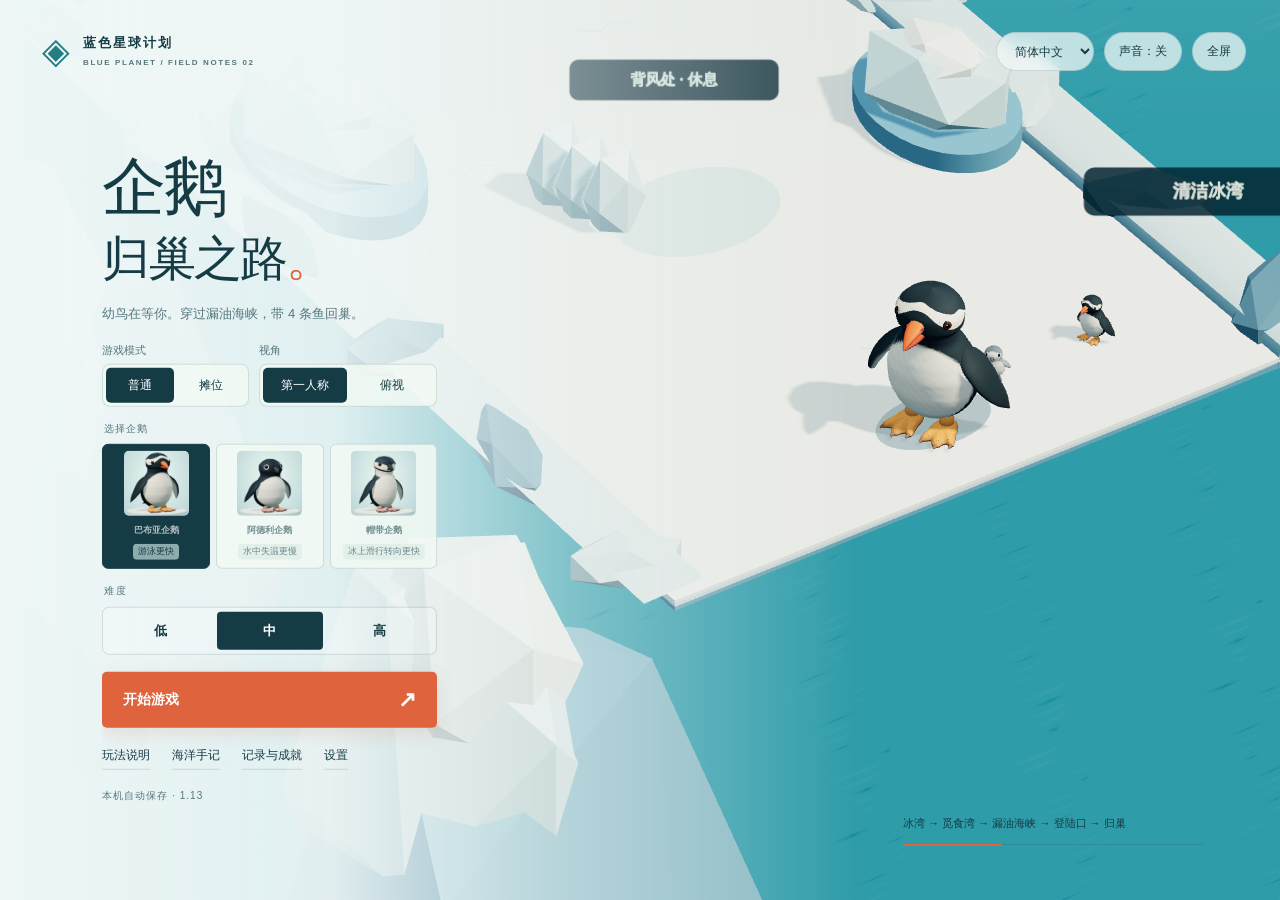
<file: index.html>
<!doctype html>
<html lang="zh-Hans">
<head><meta charset="UTF-8"><meta name="viewport" content="width=device-width,initial-scale=1,viewport-fit=cover"><meta name="theme-color" content="#e7f2f3"><meta name="description" content="在石油泄漏后的南极海岸，带食物回家。五段旅程、三档难度、本机续玩。"><title>企鹅：归巢之路 · Homebound</title><link rel="icon" href="data:image/svg+xml,%3Csvg xmlns='http://www.w3.org/2000/svg' viewBox='0 0 64 64'%3E%3Ctext y='.9em' font-size='54'%3E🐧%3C/text%3E%3C/svg%3E"><link rel="stylesheet" href="./style.css?v=1.13.1"></head>
<body>
<canvas id="world" aria-label="企鹅归巢之路三维游戏场景"></canvas><div class="vignette"></div>
<header class="brand"><span class="brand-mark">◈</span><span>蓝色星球计划<small>BLUE PLANET / FIELD NOTES 02</small></span></header>
<div class="top-actions"><select id="language" class="icon-button language-picker" aria-label="切换语言"><option value="zh" lang="zh-Hans">简体中文</option><option value="zh-Hant" lang="zh-Hant">繁體中文</option><option value="en" lang="en">English</option></select><button id="sound" class="icon-button" aria-pressed="false">声音：关</button><button id="fullscreen" class="icon-button">全屏</button><button id="pause" class="icon-button hidden">暂停 <kbd>P</kbd></button></div>
<main id="intro" class="intro">
 <p id="booth-banner" class="booth-only booth-banner">摊位体验 · 每局约两分钟</p>
 <h1>企鹅<span>归巢之路<span class="orange-dot">。</span></span></h1>
 <p class="intro-copy">幼鸟在等你。穿过漏油海峡，带 4 条鱼回巢。</p>
 <div class="play-options">
  <fieldset id="mode-select" class="play-choice">
   <legend>游戏模式</legend>
   <div><button type="button" data-mode="normal" aria-pressed="true">普通</button><button type="button" data-mode="booth" aria-pressed="false">摊位</button></div>
  </fieldset>
  <fieldset id="view-select" class="play-choice">
   <legend>视角</legend>
   <div><button type="button" data-view="first" aria-pressed="true">第一人称</button><button type="button" data-view="overhead" aria-pressed="false">俯视</button></div>
  </fieldset>
 </div>
 <fieldset id="species-select" class="species-select">
  <legend>你的旅伴</legend>
  <div>
   <button type="button" data-species="gentoo" aria-pressed="true" class="selected"><span class="species-name">巴布亚企鹅</span><span class="species-trait">游泳更快</span></button>
   <button type="button" data-species="adelie" aria-pressed="false"><span class="species-name">阿德利企鹅</span><span class="species-trait">水中失温更慢</span></button>
   <button type="button" data-species="chinstrap" aria-pressed="false"><span class="species-name">帽带企鹅</span><span class="species-trait">冰上滑行转向更快</span></button>
  </div>
 </fieldset>
 <fieldset class="difficulty">
  <legend>旅程难度</legend>
  <div class="difficulty-options">
   <button type="button" data-difficulty="easy" aria-pressed="false">低</button>
   <button type="button" data-difficulty="normal" class="selected" aria-pressed="true">中</button>
   <button type="button" data-difficulty="hard" aria-pressed="false">高</button>
  </div>
 </fieldset>
 <button id="continue" class="primary continue hidden">继续上次旅程 <span>↗</span></button><button id="start" class="primary">开启归巢之旅 <span>↗</span></button>
 <div class="intro-links"><button id="show-help">出发指南</button><button id="show-journal">海洋手记</button><button id="show-board">旅程记录</button><button id="show-settings">设置</button></div>
 <button id="booth-staff" class="booth-only booth-staff-link">工作人员</button>
 <p id="save-note" class="prototype">本机自动保存 · 1.13</p>
</main>
<div id="scene-caption" class="scene-caption"><p>冰湾 → 觅食湾 → 漏油海峡 → 登陆口 → 归巢</p><div class="caption-line"></div></div>
<section id="hud" class="hud hidden" aria-label="游戏状态">
 <div id="booth-hud" class="booth-only booth-hud" aria-label="摊位挑战状态"><div><span>剩余时间</span><b id="booth-countdown">01:45</b></div><div><span>给幼鸟留的鱼</span><b id="booth-food">0 / 4</b></div><div class="booth-player"><span>本次玩家</span><b id="booth-number">0001</b></div></div>
 <div class="chapter"><span id="chapter-index">01 / THE FIRST STEP</span><h2 id="chapter-name">冰湾出发</h2><p id="chapter-description"></p><div class="environment-card"><div class="environment-title"><span id="environment-label"></span><b id="environment-value"></b></div><p id="environment-detail"></p><div class="environment-strip"><i id="environment-progress"></i></div><div class="current-note" id="current-note"></div></div><div class="mission-checklist"><span id="mission-food">○ 为幼鸟留下 4 条鱼</span><span id="mission-signal">○ 为受困企鹅呼叫救援（可选）</span></div></div>
 <div class="status-card"><div class="stat" id="temperature-stat"><span><span id="temperature-label">体温</span><small id="temperature-state" aria-live="polite"></small><b id="temperature-text">100</b></span><meter id="temperature" aria-labelledby="temperature-label" min="0" max="100" value="100"></meter></div><div class="stat"><span>体力 <b id="energy-text">100</b></span><meter id="energy" min="0" max="100" value="100"></meter></div><div class="stat oil-stat"><span>羽毛沾油 <b id="oil-text">0%</b></span><meter id="oil" min="0" max="100" value="0"></meter></div><div class="insulation-note"><span>羽毛保温能力</span><b id="insulation">100%</b></div><div class="food-stat"><span>携带的鱼 <b><span id="food">0</span><small> / <span id="capacity">10</span></b></span><small>至少留 <span id="required-food">4</span> 条给幼鸟</small></div></div>
 <div class="route-card"><div><span id="terrain">冰面 · 行走</span><span id="time">00:00</span></div><canvas id="route-map" width="190" height="130" aria-label="前方海图：白色冰面，紫黑色油污，灰色岩石，金色鱼，橙色救援，绿色同伴"></canvas><div class="map-legend"><span>● 自己</span><span>● 鱼</span><span>＋ 救援</span></div><div class="route-track"><i id="route-progress"></i><span></span><span></span></div><div class="route-labels"><span>出发</span><span id="distance">距巢穴</span><span>归巢 ⚑</span></div></div>
 <div id="context-panel" class="context-hint"><span id="context-hint" role="status"></span><progress id="context-progress" class="hidden" max="1" value="0" aria-label="脱网进度"></progress></div><div id="toast" class="toast" role="status"></div>
 <div id="tutorial" class="tutorial hidden"><span>第一次出发 · 随时可在暂停中查看指南</span><p id="tutorial-copy"></p><button id="dismiss-tutorial">明白了 ×</button><div class="booth-only booth-practice"><progress id="booth-practice-progress" max="10" value="0" aria-label="练习进度"></progress><p id="booth-practice-hint">先试试移动，游近金色小鱼即可捕鱼。</p><button id="booth-practice-skip" class="primary" disabled>开始挑战 ↗</button></div></div>
 <div id="treatment" class="treatment hidden" role="status"><h3 id="treatment-stage">清理羽毛</h3><progress id="treatment-progress" max="1" value="0" aria-label="照护进度"></progress></div>
 <div class="controls-dock"><span><kbd>W A S D</kbd> 移动</span><span id="view-hint"><span class="view-hint-keys">左右方向键转头</span><span class="view-hint-touch">拖动右侧转头</span></span><button id="slide"><kbd>空格</kbd> 滑行</button><button id="eat"><kbd>E</kbd> 吃鱼</button><button id="rescue"><kbd>R</kbd> 清理</button><button id="signal"><kbd>F</kbd> 呼叫救援</button><button id="booth-interact" class="booth-only"><kbd>R</kbd> 互动</button></div>
 <div class="touch-pad" aria-label="触屏方向控制"><button data-move="up" aria-label="向前">↑</button><button data-move="left" aria-label="向左">←</button><button data-move="down" aria-label="向后">↓</button><button data-move="right" aria-label="向右">→</button></div>
 <span id="autosave" class="autosave">本机自动保存</span>
</section>
<div id="homecoming-controls" class="homecoming-controls hidden">
 <p id="home-feeding" class="home-feeding hidden"></p>
 <button id="homecoming-results" type="button">查看成绩</button>
</div>
<dialog id="help-dialog">
 <button class="close" data-close aria-label="关闭">×</button><h2>玩法说明</h2>
 <ol class="guide coast-guide">
  <li><b>移动</b><p>WASD 或方向键按画面方向移动。冰上按住空格滑行。触屏用下方方向键。</p><p>第一人称用 WASD 移动，按 ← 或 → 转头。触屏可拖动画面右侧转头。</p></li>
  <li><b>捕鱼</b><p>靠近金色小鱼就能捕鱼。按 E 或点吃鱼补充体力，给幼鸟留 4 条。</p></li>
  <li><b>塑料与渔网</b><p>塑料漂近时，跟着鱼群移动。看到浮标就留意网边。缠住了，按住提示的方向退出来。</p></li>
  <li><b>登陆与救援</b><p>等向导让行再上岸。靠近橙色营地或受困企鹅，用互动按钮求助。</p></li>
  <li><b>风雪</b><p>沾油会更容易失温。进雪地前检查体温，起风时可到岩石后休息。</p></li>
 </ol><button class="primary" data-close>准备好了 ↗</button>
</dialog>
<dialog id="journal-dialog">
 <button class="close" data-close aria-label="关闭">×</button><h2>海洋手记</h2>
 <div class="journal-cards">
  <article><h3>油污</h3><p>羽毛沾上油，防水和保温能力会下降。</p></article>
  <article><h3>漂浮塑料</h3><p>风和洋流会把塑料带到偏远的海岸。</p></article>
  <article><h3>废弃渔网</h3><p>遗落海中的渔具会缠住海鸟和其他动物。</p></article>
  <article><h3>游客登陆</h3><p>企鹅每天往返海边和巢区。游客应留出通道。</p></article>
 </div>
 <p class="source-links"><a href="https://www.antarctica.gov.au/about-antarctica/environment/pollution-and-waste/pollution/" target="_blank" rel="noopener noreferrer">南大洋污染 ↗</a> · <a href="https://www.ats.aq/devAS/e/Ats/Guideline/b509e543-a156-4ac7-a824-c2503b2a3d85" target="_blank" rel="noopener noreferrer">南极访客指南 ↗</a></p>
</dialog>
<dialog id="board-dialog"><button class="close" data-close aria-label="关闭">×</button><h2>本机排行榜</h2><p id="profile-summary" class="board-note"></p><div id="board-tabs" class="board-tabs"><button data-board="easy">低难度</button><button data-board="normal">中难度</button><button data-board="hard">高难度</button></div><div id="board-content"></div><button id="board-version" class="secondary hidden">查看旧版成绩</button><h3 class="small-heading">旅途勋章</h3><div id="achievements" class="achievements"></div></dialog>
<dialog id="settings-dialog"><button class="close" data-close aria-label="关闭">×</button><div class="eyebrow">MAKE YOURSELF AT HOME</div><h2>按你的节奏出发。</h2><label class="setting-row">语言<select id="setting-language"><option value="zh" lang="zh-Hans">简体中文</option><option value="zh-Hant" lang="zh-Hant">繁體中文</option><option value="en" lang="en">English</option></select></label><label class="setting-row">环境音与音乐<input id="setting-sound" type="checkbox"></label><label class="setting-row">音量<input id="setting-volume" type="range" min="0" max="100" value="45"></label><label class="setting-row">画面质量<select id="setting-quality"><option value="high">精细 · 更清晰的阴影</option><option value="medium">均衡 · 推荐</option><option value="low">流畅 · 适合较慢设备</option></select></label><label class="setting-row">减少动态效果<input id="setting-motion" type="checkbox"></label><p class="science-note">设置与旅程记录保存在本机。若浏览器禁止储存，游戏仍可继续，但关闭页面后无法续玩。想了解玩法，可从首页或暂停菜单打开出发指南。</p><button class="primary" data-close>保存并返回 ↗</button></dialog>
<dialog id="pause-dialog"><div class="eyebrow">TAKE A BREATH</div><h2>在这里歇一会儿。</h2><p id="pause-copy">旅程已暂停，体温和体力不会流失。</p><button id="resume" class="primary">继续归途 ↗</button><div class="pause-links"><button id="pause-help">出发指南</button><button id="pause-settings">设置</button><button id="pause-view" class="normal-only" type="button">第一人称</button></div><button id="quit" class="secondary">保存旅程，返回首页</button></dialog>
<dialog id="replace-dialog"><div class="eyebrow">A NEW JOURNEY</div><h2>重新出发？</h2><p>已有一段尚未完成的旅程。开启新旅程会替换本机续玩记录，已经完成的成绩与勋章会保留。</p><button id="confirm-start" class="primary">开启新旅程 ↗</button><button class="secondary" data-close>保留原旅程</button></dialog>
<dialog id="result-dialog"><div class="eyebrow" id="result-eyebrow"></div><h2 id="result-title" tabindex="-1"></h2><p id="result-copy"></p><div class="result-stats"><div><b id="result-food">0</b><span id="result-food-label">带回的鱼</span></div><div><b id="result-time">0:00</b><span>旅途用时</span></div><div><b id="result-oil">0%</b><span>最高沾油</span></div></div><div class="journey-impact"><p id="impact-copy"></p><div><span id="impact-energy"></span><span id="impact-fish"></span></div></div><div id="earned" class="earned"></div><p id="save-status" class="board-note"></p><section id="booth-result" class="booth-only booth-result"><div class="booth-result-meta"><span id="booth-result-number"></span><b id="booth-result-rank"></b></div><p id="booth-return-countdown" class="booth-return-countdown" role="status"></p><div class="booth-result-actions"><button id="booth-next" class="primary">下一位开始 ↗</button><button id="booth-more-time" class="secondary">再看一会</button></div></section><button id="again" class="primary">再走一程 ↗</button><button id="home" class="secondary">返回首页</button></dialog>

<dialog id="booth-idle-dialog" class="booth-dialog"><div class="eyebrow">PAUSED / 暂停</div><h2>要继续玩吗？</h2><p>暂时没有操作，游戏已暂停。继续玩就点下方按钮。</p><p id="booth-idle-countdown" class="booth-idle-countdown" role="status"></p><button id="booth-idle-continue" class="primary">继续玩 ↗</button><button id="booth-idle-home" class="secondary">留给下一位</button></dialog>
<dialog id="booth-staff-dialog" class="booth-staff-dialog"><button class="close" data-close aria-label="关闭">×</button><div class="eyebrow">BOOTH / 工作人员</div><h2>摊位设置</h2><p class="board-note">调整后从下一局开始生效。记录只保存在当前浏览器。</p><div class="booth-staff-grid"><section><label class="setting-row">挑战难度<select id="booth-difficulty"><option value="easy">低</option><option value="normal" selected>中</option><option value="hard">高</option></select></label><label class="setting-row">每局时间<select id="booth-duration"><option value="90">90 秒</option><option value="105" selected>105 秒</option><option value="120">120 秒</option></select></label><label class="setting-row">画面质量<select id="booth-quality"><option value="high">精细 · 更清晰的阴影</option><option value="medium" selected>均衡 · 推荐</option><option value="low">流畅 · 适合较慢设备</option></select></label><p class="science-note">每局重新练习，不接续上一位的进度。同难度、同时间的成绩放在一起比较。</p><button id="booth-reset-run" class="secondary booth-tool">结束当前游戏，回到首页</button><button id="booth-exit-normal" class="secondary booth-tool">切回普通模式</button></section><section><h3 class="small-heading">今天的记录</h3><p id="booth-today-summary" class="booth-today-summary"></p><div id="booth-today-board" class="booth-today-board"></div><div class="booth-staff-actions"><button id="booth-export" class="secondary booth-tool">导出今日记录</button><button id="booth-clear-request" class="secondary booth-tool">清空今日统计和排行</button></div><div id="booth-clear-confirm" class="booth-clear-confirm hidden"><p>清空今天的统计和排行？设置和玩家编号会保留。</p><button id="booth-clear-yes" class="booth-danger">确认清空</button><button id="booth-clear-no" class="booth-cancel">取消</button></div></section></div><button class="primary" data-close>完成 ↗</button></dialog>
<div id="error" class="error hidden" role="alert"><h2>画面暂时无法启动</h2><p>请使用支持 WebGL 的新版 Edge 或 Chrome，开启硬件加速后重试。</p><button onclick="location.reload()">重新加载</button></div>
<script type="module" src="./game.js?v=1.13.1"></script>
</body></html>
</file>
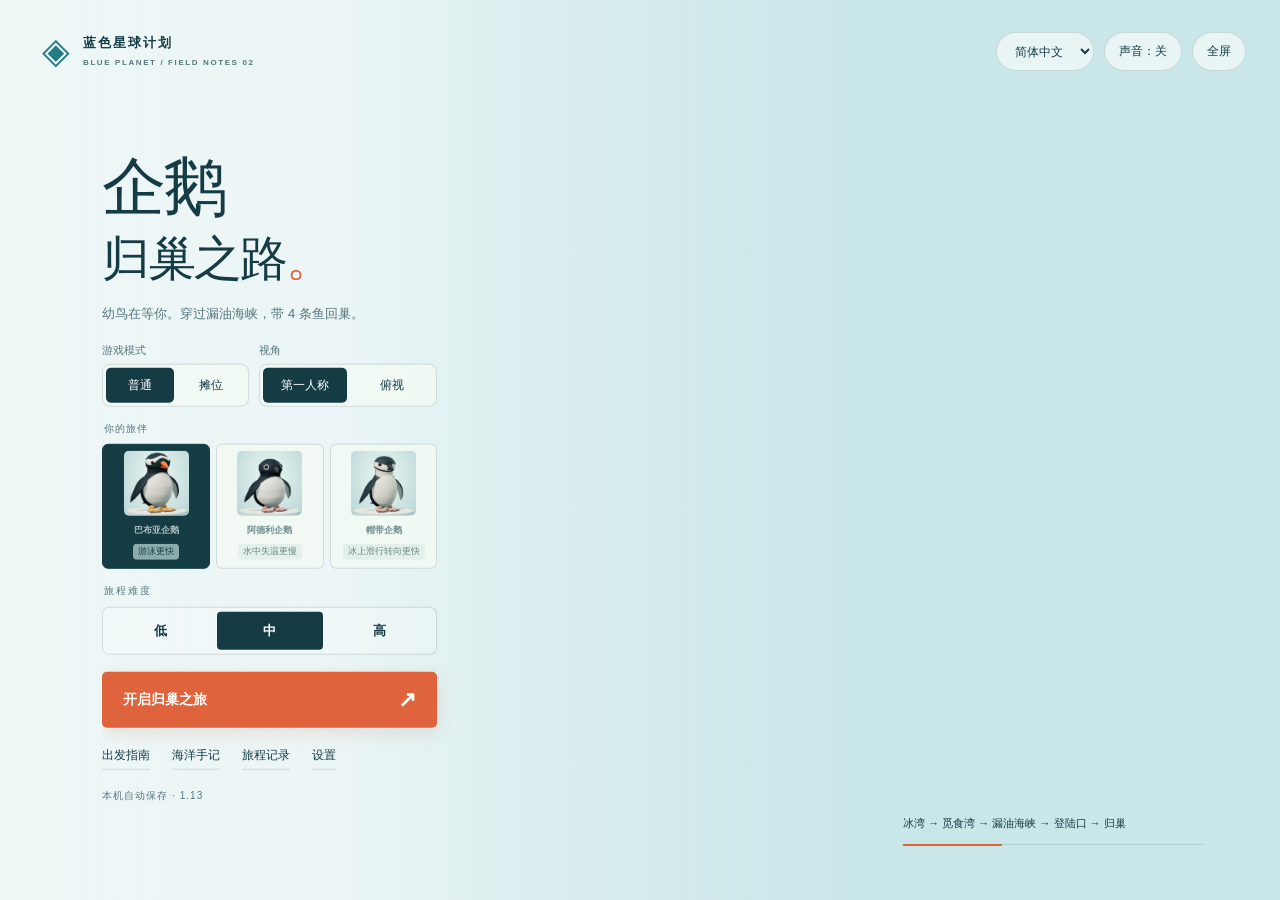
<file: booth-en.html>
<!doctype html>
<html lang="en">
<head>
  <meta charset="utf-8">
  <meta name="viewport" content="width=device-width, initial-scale=1">
  <meta http-equiv="refresh" content="0; url=./?mode=booth&amp;lang=en">
  <title>Open Penguin: Homebound</title>
</head>
<body>
  <p><a href="./?mode=booth&amp;lang=en">Open Penguin: Homebound</a></p>
</body>
</html>
</file>
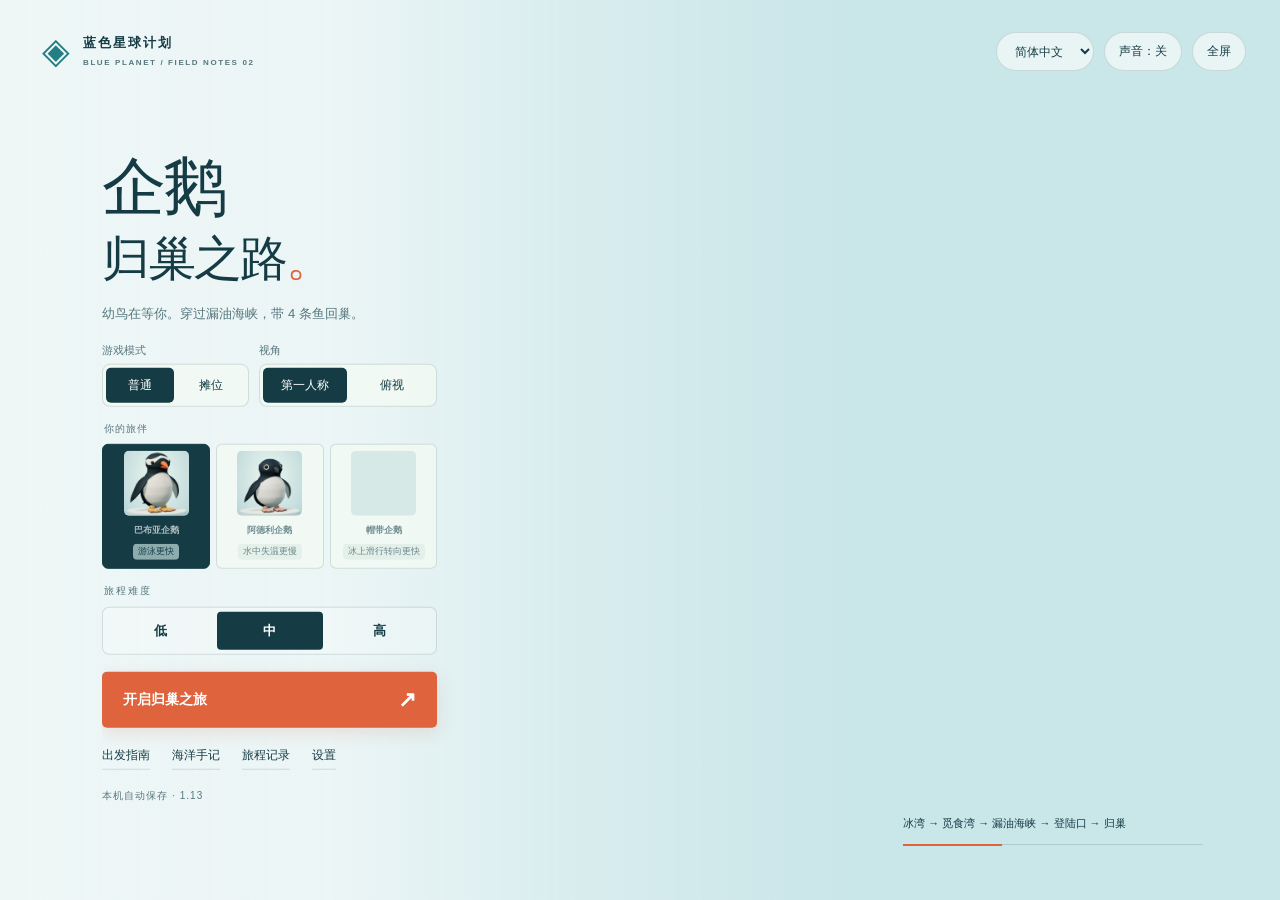
<file: booth.html>
<!doctype html>
<html lang="zh-Hans">
<head>
  <meta charset="utf-8">
  <meta name="viewport" content="width=device-width, initial-scale=1">
  <meta http-equiv="refresh" content="0; url=./?mode=booth&amp;lang=zh">
  <title>打开《企鹅：归巢之路》</title>
</head>
<body>
  <p><a href="./?mode=booth&amp;lang=zh">打开《企鹅：归巢之路》</a></p>
</body>
</html>
</file>
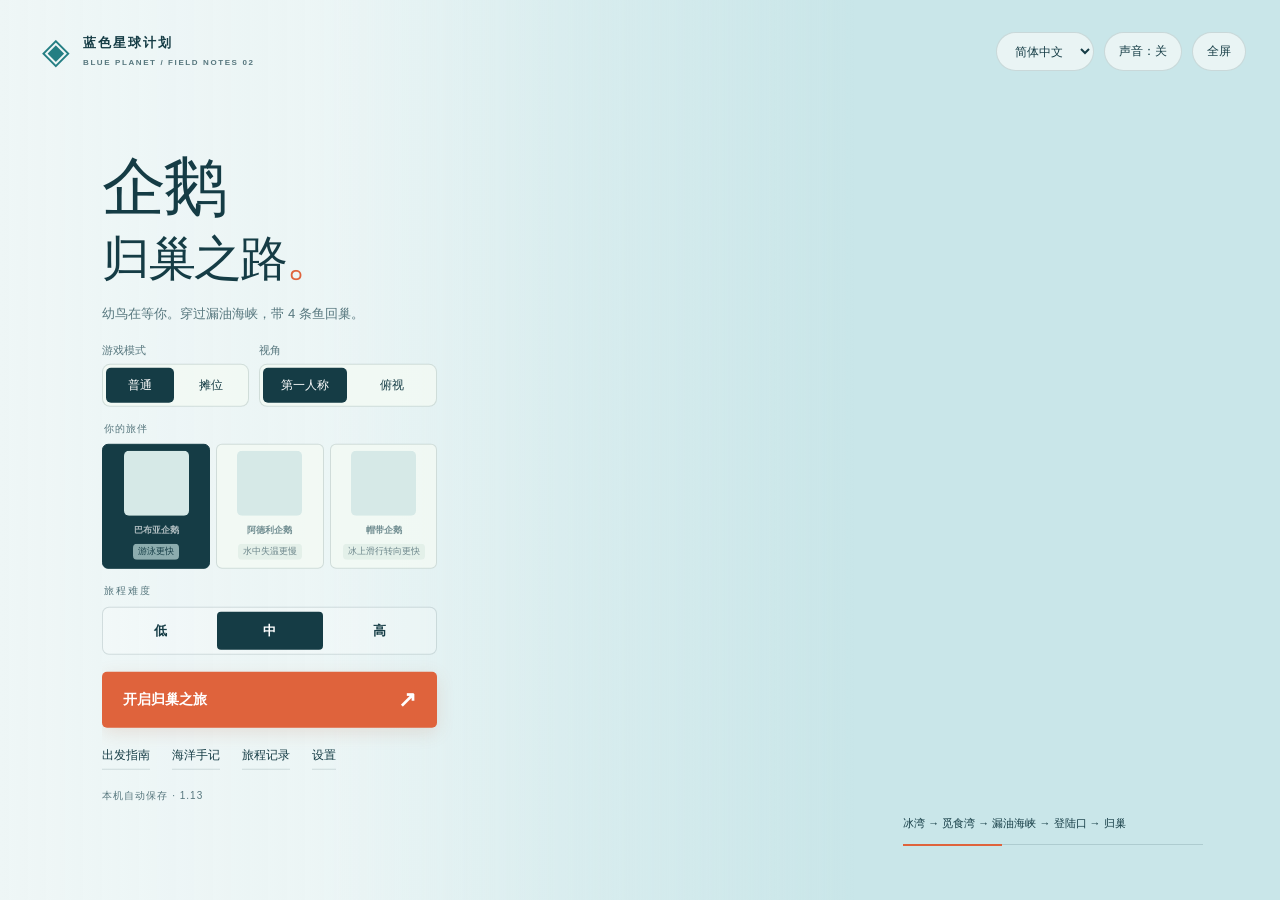
<file: en.html>
<!doctype html>
<html lang="en">
<head>
  <meta charset="utf-8">
  <meta name="viewport" content="width=device-width, initial-scale=1">
  <meta http-equiv="refresh" content="0; url=./?mode=normal&amp;lang=en">
  <title>Open Penguin: Homebound</title>
</head>
<body>
  <p><a href="./?mode=normal&amp;lang=en">Open Penguin: Homebound</a></p>
</body>
</html>
</file>
<file: style.css>
@font-face{font-family:FieldSerif;src:url('./assets/field-serif.woff') format('woff');font-display:swap}
:root{color-scheme:light;--ink:#153c45;--muted:#57777e;--paper:#f0f7f6;--orange:#df633c;--line:#153c4526;--teal:#237e83}*{box-sizing:border-box}body{margin:0;overflow:hidden;background:#c9e6e9;color:var(--ink);font-family:'Segoe UI','Microsoft YaHei',sans-serif}button{font:inherit;cursor:pointer;color:inherit;border:0}button:focus-visible{outline:3px solid #db5d34;outline-offset:4px}button:disabled{cursor:default;opacity:.45}button:hover{filter:brightness(.96)}.hidden{display:none!important}#world{display:block;width:100vw;height:100dvh;touch-action:none}.vignette{position:fixed;inset:0;pointer-events:none;background:linear-gradient(90deg,#eef6f6 0%,#eef6f6ed 26%,#eef6f66b 45%,transparent 67%)}body.playing .vignette{background:linear-gradient(180deg,#eaf5f44d,transparent 30%)}.brand{position:fixed;top:30px;left:42px;display:flex;align-items:center;gap:11px;font-size:13px;letter-spacing:2px;font-weight:600}.brand small{display:block;font-size:8px;letter-spacing:1.6px;margin-top:5px;color:var(--muted)}.brand-mark{font-size:36px;font-weight:400}.top-actions{position:fixed;top:32px;right:34px;display:flex;gap:10px;z-index:3}.icon-button{padding:10px 14px;border:1px solid var(--line);background:#f5faf9b8;border-radius:30px;font-size:12px;backdrop-filter:blur(8px)}.intro{position:absolute;top:50%;left:8%;transform:translateY(-44%);width:400px;max-height:calc(100dvh - 110px);overflow:auto;padding:5px 8px 12px 0}.eyebrow{font-size:10px;letter-spacing:2.5px;font-weight:600;color:var(--teal);display:flex;align-items:center;gap:8px}.eyebrow>span{width:6px;height:6px;border-radius:50%;background:var(--orange)}h1{font-family:FieldSerif,'Songti SC','SimSun',serif;font-size:72px;letter-spacing:-3px;line-height:1.12;font-weight:500;margin:25px 0}h1>span{display:block;font-size:54px;letter-spacing:-2px;margin-top:8px}.orange-dot{color:var(--orange)}.lead{font-size:21px;font-weight:500;line-height:1.65;margin:0 0 12px}.intro-copy{font-size:13px;line-height:1.8;color:var(--muted);margin:0 0 25px}.difficulty{padding:0;margin:0 0 17px;border:0}.difficulty legend{font-size:10px;letter-spacing:2px;color:var(--muted);margin-bottom:9px}.difficulty-options{display:flex;border:1px solid var(--line);border-radius:7px;padding:4px;width:335px;gap:3px;background:#ffffff3b}.difficulty-options button{flex:1;padding:10px 3px;border-radius:4px;background:none;font-weight:600;font-size:13px}.difficulty-options small{display:block;font-size:10px;margin-top:5px;font-weight:400;opacity:.7}.difficulty-options .selected,.board-tabs .selected{background:var(--ink);color:white}.primary{background:var(--orange);color:white;border-radius:5px;padding:17px 21px;font-size:14px;font-weight:600;display:flex;justify-content:space-between;align-items:center;width:100%;max-width:335px}.primary span{font-size:22px;line-height:1}.intro-links{display:flex;gap:28px;margin-top:19px}.intro-links button{padding:0;background:none;font-size:12px;border-bottom:1px solid var(--line);padding-bottom:5px}.prototype{font-size:10px;color:var(--muted);margin-top:24px;letter-spacing:1px}.scene-caption{position:fixed;right:6%;bottom:55px;width:260px}.scene-caption>span{font-size:10px;letter-spacing:3px;font-weight:600}.scene-caption p{font-size:13px;margin:13px 0}.caption-line{width:100%;height:1px;background:var(--line);position:relative}.caption-line:before{content:'';display:block;width:33%;height:2px;background:var(--orange)}.hud{position:fixed;inset:0;pointer-events:none}.hud button{pointer-events:auto}.chapter{position:absolute;top:115px;left:42px;max-width:310px;text-shadow:0 1px 12px #fff}.chapter>span{font-size:10px;letter-spacing:2px;color:var(--teal);font-weight:600}.chapter h2{font-family:'Songti SC','SimSun',serif;font-size:30px;font-weight:500;margin:9px 0}.chapter p{font-size:12px;line-height:1.8;margin:0;color:#335b64}.status-card{position:absolute;right:32px;top:96px;width:205px;padding:20px;background:#f5faf5de;border:1px solid #ffffff9c;border-radius:10px;backdrop-filter:blur(15px)}.stat{margin-bottom:14px}.stat>span{font-size:11px;display:flex;justify-content:space-between;margin-bottom:7px}.stat b{font-variant-numeric:tabular-nums;font-size:11px}meter{display:block;width:100%;height:5px;border:0;background:#c4d9d9;border-radius:5px}meter::-webkit-meter-bar{height:5px;border:0;background:#c4d9d9;border-radius:5px}meter::-webkit-meter-optimum-value{background:var(--teal);border-radius:5px}meter::-moz-meter-bar{background:var(--teal)}.oil-stat meter::-webkit-meter-optimum-value{background:#574b67}.food-stat{border-top:1px solid var(--line);padding-top:12px}.food-stat>span{display:flex;align-items:center;justify-content:space-between;font-size:12px}.food-stat b{font-size:27px;font-weight:500}.food-stat b small{font-size:12px;opacity:.5}.food-stat>small{display:block;color:var(--muted);font-size:10px;margin-top:5px}.route-card{position:absolute;bottom:96px;right:32px;width:210px;background:#f5faf5ca;border:1px solid #ffffff9c;border-radius:7px;padding:15px}.route-card>div:first-child{display:flex;justify-content:space-between;font-size:10px;letter-spacing:.5px}.route-track{height:4px;background:#b6cfd1;margin:13px 0 9px;position:relative}.route-track i{display:block;height:100%;background:var(--orange);width:0;max-width:100%}.route-track>span{position:absolute;left:32%;top:-2px;height:8px;border-left:1px solid #426570}.route-track>span+span{left:66%}.route-labels{display:flex;justify-content:space-between;font-size:9px;color:var(--muted)}.controls-dock{position:absolute;bottom:25px;left:50%;transform:translateX(-50%);background:#f5faf5ed;border:1px solid #fff9;padding:8px 16px;border-radius:9px;display:flex;align-items:center;gap:14px;white-space:nowrap;box-shadow:0 6px 20px #123c4612;backdrop-filter:blur(10px)}.controls-dock>span,.controls-dock button{font-size:11px}.controls-dock button{background:none;padding:8px 0}.controls-dock button:active{color:var(--orange)}kbd{font:inherit;font-size:10px;background:#e3ece9;border:1px solid #adc3be75;border-bottom-width:2px;padding:3px 5px;border-radius:4px;margin-right:4px}.toast{position:absolute;top:32px;left:50%;transform:translateX(-50%);background:#153c45ed;color:#fff;padding:12px 20px;border-radius:7px;font-size:12px;max-width:450px;text-align:center;transition:opacity .2s;opacity:0}.toast.visible{opacity:1}.touch-pad{display:none;pointer-events:auto;position:absolute;left:20px;bottom:95px;grid-template-columns:repeat(3,45px);grid-template-rows:repeat(2,45px);gap:4px}.touch-pad button{background:#eff7f3df;border:1px solid #fff;border-radius:9px;touch-action:none;font-size:22px;user-select:none}.touch-pad button:first-child{grid-column:2}.touch-pad button:nth-child(2){grid-column:1;grid-row:2}.touch-pad button:nth-child(3){grid-column:2;grid-row:2}.touch-pad button:nth-child(4){grid-column:3;grid-row:2}dialog{background:#f1f7f3;color:var(--ink);border:1px solid #ffffffad;border-radius:14px;padding:36px;width:min(520px,calc(100% - 30px));max-height:90dvh;box-shadow:0 24px 90px #0b323c44}dialog::backdrop{background:#153c4566;backdrop-filter:blur(8px)}dialog h2{font-family:'Songti SC','SimSun',serif;font-size:34px;line-height:1.35;font-weight:500;margin:21px 0}dialog>p{font-size:13px;line-height:1.8;color:var(--muted)}dialog .primary{max-width:none;margin-top:20px}.close{position:absolute;right:20px;top:16px;font-size:26px;background:none}.guide{padding-left:24px;font-size:13px}.guide li{padding-left:8px;margin-bottom:18px}.guide li::marker{color:var(--orange)}.guide p{font-size:12px;line-height:1.8;margin:5px 0;color:var(--muted)}.science-note{font-size:11px!important;line-height:1.8;color:var(--muted);background:#dfeae5;padding:13px 15px;border-radius:5px}.secondary{display:block;background:none;width:100%;padding:16px;font-size:12px}.result-stats{display:flex;gap:10px;margin:25px 0}.result-stats>div{flex:1;border-top:1px solid var(--line);padding-top:15px}.result-stats b{display:block;font-size:30px;font-weight:400}.result-stats span{font-size:11px;display:block;margin-top:8px;color:var(--muted)}.board-tabs{display:flex;gap:5px}.board-tabs button{flex:1;border-radius:5px;background:#dfeae5;padding:10px;font-size:12px}.board-note{font-size:11px;color:var(--muted);line-height:1.7}.board-empty{padding:26px 15px;text-align:center;border:1px dashed var(--line);font-size:13px;line-height:1.9;color:var(--muted)}table{border-collapse:collapse;width:100%;font-size:12px;margin-top:20px}td,th{text-align:left;border-bottom:1px solid var(--line);padding:12px 4px}th{font-size:10px;font-weight:400;color:var(--muted)}.error{position:fixed;inset:0;background:#e7f2f3;z-index:20;padding:20%;font-size:16px;line-height:2}.error button{display:block;margin-top:20px;padding:15px}.low{color:#bf4f2c}#slide{touch-action:none}body.playing .brand{opacity:.7}@media(hover:none),(pointer:coarse){.touch-pad{display:grid}.controls-dock>span{display:none}}@media(max-width:800px){.brand{top:20px;left:22px}.top-actions{top:24px;right:18px}.intro{left:6%;width:340px}h1{font-size:59px}h1>span{font-size:44px}.scene-caption{right:4%;width:190px;bottom:35px}.chapter{left:22px;top:100px;max-width:220px}.chapter h2{font-size:25px}.status-card{right:18px;top:90px;width:166px;padding:16px}.route-card{right:18px;bottom:92px;width:175px}.controls-dock{gap:10px;padding:8px 12px}.controls-dock>span{font-size:9px}}@media(max-width:560px){.brand{top:15px;left:18px;font-size:10px}.brand small{font-size:6px}.brand-mark{font-size:27px}.top-actions{top:16px;right:12px}.icon-button{font-size:10px;padding:8px 10px}.intro{top:auto;bottom:18px;transform:none;left:7%;width:86%;max-height:calc(100dvh - 70px);overflow:auto}.eyebrow{font-size:9px}h1{font-size:48px;margin:16px 0}h1>span{font-size:37px;margin-top:4px}.lead{font-size:16px}.intro-copy{font-size:12px;margin-bottom:17px}.difficulty-options,.primary{width:100%;max-width:none}.prototype{margin-top:15px;font-size:9px}.intro-links{margin-top:15px}.vignette{background:linear-gradient(0deg,#eef6f6 0%,#eef6f6ed 50%,#eef6f622 100%)}.scene-caption{display:none}.chapter{top:77px;left:18px;max-width:180px}.chapter h2{font-size:22px}.chapter p{font-size:10px}.chapter>span{font-size:8px}.status-card{top:76px;right:12px;width:132px;padding:12px}.stat{margin-bottom:10px}.stat>span{font-size:10px}.food-stat>span{font-size:10px}.food-stat b{font-size:22px}.food-stat>small{font-size:8px}.route-card{bottom:150px;right:12px;width:145px;padding:12px}.route-labels{font-size:8px}.route-card>div:first-child{font-size:8px}.controls-dock{width:calc(100% - 24px);bottom:18px;justify-content:space-around;gap:8px}.controls-dock>span{display:none}.controls-dock button{font-size:10px}kbd{font-size:8px}.touch-pad{display:grid;bottom:90px;left:18px}.toast{top:auto;bottom:78px;max-width:90%;width:max-content;font-size:11px}.touch-pad~.toast{bottom:210px}dialog{padding:28px 23px}dialog h2{font-size:29px}.result-stats b{font-size:25px}}
/* 0.2: clearer environmental story, field instruments and treatment feedback. */
.environment-card{margin-top:22px;padding:14px 16px;border:1px solid #ffffff85;border-radius:9px;background:#eff7f3df;backdrop-filter:blur(12px);max-width:275px;text-shadow:none;box-shadow:0 6px 25px #14323c09}.environment-title{display:flex;justify-content:space-between;gap:10px;font-size:10px;letter-spacing:.5px}.environment-title b{color:var(--teal);font-weight:600}.environment-card p{font-size:11px;line-height:1.65;margin-top:9px;color:#48676f}.environment-strip{background:#b8ced0;height:3px;margin:11px 0}.environment-strip i{display:block;width:0;height:100%;background:var(--orange);transition:width .5s}.current-note{font-size:10px;color:#426970}.insulation-note{font-size:9px;display:flex;justify-content:space-between;gap:6px;margin:-3px 0 16px;color:var(--muted)}.insulation-note b{font-weight:500}.route-card{width:210px}#route-map{width:100%;height:auto;border-radius:5px;margin-top:12px;display:block;background:#c3dfe0}.map-legend{display:flex;justify-content:space-between;font-size:8px;color:var(--muted);margin-top:7px}.map-legend span:nth-child(2){color:#997025}.map-legend span:nth-child(3){color:#bd542d}.route-track{margin-top:9px}.context-hint{position:absolute;bottom:100px;left:50%;transform:translateX(-50%);max-width:380px;padding:10px 18px;border-radius:30px;background:#153c45e8;color:#eef7f6;font-size:11px;text-align:center;opacity:0;transition:opacity .25s}.context-hint.visible{opacity:1}.treatment{position:absolute;left:50%;top:50%;transform:translate(-50%,-50%);width:320px;padding:26px;background:#f1f7f3f2;border:1px solid white;border-radius:12px;text-align:center;box-shadow:0 15px 60px #0c303544}.treatment>span{font-size:10px;letter-spacing:2px;color:var(--teal)}.treatment h3{font-family:'SimSun',serif;font-weight:500;font-size:26px;margin:16px}.treatment>div{height:4px;background:#d1e0dc}.treatment i{height:100%;background:var(--orange);display:block}.treatment p{font-size:11px;margin:16px 0 8px}.treatment small{font-size:9px;color:var(--muted);line-height:1.8;display:block}.journey-impact{border:1px solid #c3d4cc;background:#e7efea;border-radius:7px;padding:16px;margin-bottom:15px}.journey-impact>span{font-size:11px;font-weight:600;letter-spacing:1px}.journey-impact p{font-size:12px;line-height:1.8;color:#42616a;margin:10px 0}.journey-impact>div{display:flex;flex-wrap:wrap;gap:8px 20px;font-size:10px;color:#63766d}body.polluted .status-card{border-color:#bc9d82}body.cold .vignette{box-shadow:inset 0 0 95px #c9f2ffa6}.toast{max-width:500px}.primary{box-shadow:0 5px 18px #b25f3626;transition:transform .15s,filter .15s}.primary:hover{transform:translateY(-2px)}.primary:active{transform:translateY(0)}.status-card,.route-card{box-shadow:0 8px 35px #173c4210}.intro-copy{max-width:340px}.brand-mark{color:var(--teal)}#board-tabs button[aria-pressed=true]{background:var(--ink);color:#fff}@media(max-width:800px){.environment-card{max-width:220px;padding:12px}.route-card{width:175px}}@media(max-width:560px){.environment-card{margin-top:12px;padding:10px;max-width:180px}.environment-title{font-size:8px;gap:5px}.environment-card p{font-size:9px}.environment-strip{margin:8px 0}.current-note{font-size:8px}.chapter{max-width:calc(100% - 165px)}.route-card{width:132px;bottom:92px;padding:10px}#route-map{margin-top:8px}.map-legend{font-size:7px;gap:2px}.insulation-note{font-size:8px;margin-bottom:10px}.context-hint{bottom:280px;max-width:calc(100% - 40px);width:max-content;font-size:10px;padding:8px 14px}.treatment{width:calc(100% - 46px)}.toast{bottom:64px;font-size:10px;max-width:calc(100% - 24px)}.journey-impact{padding:12px}.status-card{background:#f5faf5ed}.scene-caption{display:none}}@media(prefers-reduced-motion:reduce){*{scroll-behavior:auto!important;transition:none!important}.primary:hover{transform:none}}
@media(max-width:560px){.context-hint{left:18px;transform:none;max-width:calc(100% - 175px);width:auto;bottom:280px;border-radius:8px}}
/* Full edition: journey menu, guide, local progress and accessible controls. */
.intro{width:420px;top:50%;transform:translateY(-46%);max-height:calc(100dvh - 105px)}h1{font-size:64px;margin:17px 0}h1>span{font-size:48px}.lead{font-size:19px;margin-bottom:9px}.intro-copy{margin-bottom:17px}.intro-links{gap:22px;flex-wrap:wrap}.prototype{margin-top:17px;line-height:1.7}.species-select{padding:0;margin:0 0 15px;border:0;max-width:335px}.species-select legend{font-size:10px;letter-spacing:1px;color:var(--muted);margin-bottom:8px}.species-select legend small{font-size:9px;letter-spacing:0;margin-left:8px;opacity:.75}.species-select>div{display:flex;gap:5px}.species-select button{flex:1;background:#e2eeea99;border:1px solid var(--line);border-radius:6px;padding:9px 3px;font-size:11px}.species-select button span{display:block;font-size:9px;opacity:.65;margin-top:4px}.species-select button.selected{background:#fff9e9;border-color:#b78151;color:#70451f}.continue{background:var(--teal);margin-bottom:9px}.continue:not(.hidden)+#start{padding:11px;background:transparent;color:var(--ink);border:1px solid var(--line);box-shadow:none;font-size:12px}.mission-checklist{display:flex;flex-direction:column;gap:7px;font-size:10px;line-height:1.6;margin-top:16px;color:#214b53;text-shadow:0 1px 4px #fff;background:#eef6f2ba;padding:11px 13px;border-radius:6px;max-width:275px}.mission-checklist .done{color:#247a64}.autosave{position:absolute;left:32px;bottom:28px;font-size:9px;color:#426970;background:#edf5efa8;padding:6px 8px;border-radius:4px}.tutorial{position:absolute;bottom:105px;left:50%;transform:translateX(-50%);width:340px;background:#fff9e8f5;border:1px solid #edd4a2;border-radius:8px;padding:14px 18px;pointer-events:auto}.tutorial>span{font-size:9px;letter-spacing:.5px;color:#8d6438}.tutorial p{font-size:12px;line-height:1.7;margin:8px 0 10px}.tutorial button{background:none;color:#8d6438;font-size:10px;padding:0}.tutorial:not(.hidden)~.context-hint{display:none}.pause-links{display:flex;gap:10px;margin:13px 0}.pause-links button{flex:1;background:#dde9e3;padding:11px;border-radius:5px;font-size:12px}.setting-row{display:flex;justify-content:space-between;align-items:center;gap:12px;border-bottom:1px solid var(--line);padding:18px 0;font-size:13px}.setting-row input[type=checkbox]{width:20px;height:20px;accent-color:var(--teal)}.setting-row input[type=range]{width:145px;accent-color:var(--teal)}.setting-row select{border:1px solid #b0c6bf;padding:10px 5px;background:#e6efea;border-radius:5px;font:inherit;max-width:220px;color:var(--ink)}.journal-cards{display:grid;gap:12px}.journal-cards article{padding:17px;border-left:2px solid #62a5a4;background:#e6efea}.journal-cards article>span{font-size:9px;letter-spacing:1px;color:var(--teal)}.journal-cards h3{font-size:15px;font-weight:500;margin:8px 0}.journal-cards p{font-size:12px;line-height:1.8;margin:0;color:var(--muted)}.source-links{font-size:10px}.source-links a{color:var(--teal)}.small-heading{font-size:13px;font-weight:500;margin-top:27px}.achievements{display:grid;grid-template-columns:1fr 1fr;gap:8px}.achievement{padding:12px;background:#e3ece6;border:1px solid #c8d7cf;border-radius:6px;opacity:.6}.achievement.earned{background:#fff2cf;border-color:#d5b978;opacity:1}.achievement b{font-size:12px;font-weight:500;display:block}.achievement p{font-size:10px;line-height:1.6;margin:5px 0 0;color:var(--muted)}#earned{display:flex;flex-wrap:wrap;gap:7px}.earned-badge{background:#f3dfaa;color:#71501e;padding:8px 12px;border-radius:20px;font-size:11px}.controls-dock{gap:17px}.route-card{width:215px}.context-hint{bottom:110px}.error{padding:15% 20%}.error h2{font-family:'SimSun',serif}.error p{font-size:14px}body.reduced-motion *,body.reduced-motion *:before,body.reduced-motion *:after{transition:none!important;animation:none!important}.scene-caption{width:300px}.scene-caption p{font-size:11px}.brand small{line-height:1.5}@media(max-height:800px) and (min-width:561px){.intro{top:90px;transform:none;max-height:calc(100dvh - 100px)}h1{font-size:49px;margin:12px 0}h1>span{font-size:38px}.lead{font-size:16px}.intro-copy{font-size:12px;margin-bottom:12px}.species-select{margin-bottom:10px}.difficulty{margin-bottom:12px}.intro-links{margin-top:13px}.prototype{margin-top:12px}.primary{padding:14px 19px}.scene-caption{bottom:30px}}@media(max-width:800px){.autosave{left:20px;bottom:78px}.controls-dock>span{display:none}.mission-checklist{max-width:220px}.route-card{width:175px}}@media(max-width:560px){.intro{top:auto;bottom:15px;transform:none;width:86%;max-height:calc(100dvh - 80px);padding-right:0}h1{font-size:40px;margin:12px 0}h1>span{font-size:32px}.lead{font-size:15px}.intro-copy{font-size:11px;line-height:1.7;margin-bottom:13px}.species-select{max-width:none;margin-bottom:12px}.species-select button{font-size:10px;padding:8px 3px}.difficulty-options button{padding:8px 3px}.intro-links{gap:15px;margin-top:14px}.intro-links button{font-size:10px}.prototype{margin-top:10px;font-size:8px}.primary{padding:14px 18px}.mission-checklist{font-size:8px;padding:9px;gap:5px;margin-top:9px;max-width:180px}.route-card{width:132px;bottom:92px}.chapter p{line-height:1.6}.environment-card{margin-top:10px}.environment-card p{font-size:9px}.autosave{left:18px;bottom:253px;font-size:8px;max-width:190px}.controls-dock{gap:7px}.controls-dock button{font-size:10px}kbd{display:none}.touch-pad{bottom:95px}.tutorial{bottom:290px;width:calc(100% - 35px);padding:12px}.tutorial>span{font-size:8px}.tutorial p{font-size:11px}.context-hint{bottom:293px;left:18px;max-width:calc(100% - 175px)}.setting-row{font-size:12px}.setting-row select{max-width:180px;font-size:11px}.error{padding:25% 10%}.top-actions{gap:5px}.icon-button{padding:8px;font-size:9px}#fullscreen{display:none}.toast{bottom:64px}.achievements{grid-template-columns:1fr 1fr}}

/* Booth layout: short instructions, a readable timer and independent players. */
.booth-only{display:none}
body.booth .booth-only{display:block}
body.booth .intro{width:470px;max-height:calc(100dvh - 130px);transform:translateY(-43%)}
body.booth #continue,body.booth .intro .intro-copy,body.booth #save-note,body.booth #show-journal,body.booth #show-settings{display:none!important}
.booth-banner{width:max-content;max-width:100%;background:#e3eee8dd;border:1px solid #b9cec6;border-radius:30px;padding:9px 15px;font-size:12px;letter-spacing:1px;color:var(--teal);margin:0 0 19px}
body.booth .intro .primary{max-width:355px;font-size:22px;padding:22px 24px;min-height:72px}
body.booth .intro .intro-links{gap:30px;margin-top:21px}
body.booth .intro .intro-links button{font-size:13px;padding-bottom:6px}
.booth-staff-link{background:none;border-bottom:1px solid var(--line);color:var(--muted);font-size:10px;padding:4px 0;margin-top:22px}
body.booth #booth-hud{display:grid;grid-template-columns:1.05fr 1fr .7fr;gap:1px;position:absolute;top:100px;left:42px;right:42px;max-width:720px;margin:auto;background:#f0f7f1ec;border:1px solid #fff;border-radius:12px;box-shadow:0 10px 35px #173c4215;overflow:hidden;backdrop-filter:blur(14px)}
.booth-hud>div{padding:17px 24px;border-right:1px solid #bdd1cb}
.booth-hud>div:last-child{border:0}
.booth-hud span{font-size:13px;color:var(--muted);display:block;margin-bottom:7px}
.booth-hud b{font-size:43px;line-height:1.1;font-weight:600;font-variant-numeric:tabular-nums;white-space:nowrap}
.booth-hud .booth-player b{font-size:29px;line-height:1.7;color:var(--teal)}
body.booth .chapter{top:246px;max-width:350px}
body.booth .chapter>span{font-size:12px;letter-spacing:1px}
body.booth .chapter h2{font-size:31px;margin:9px 0}
body.booth .chapter>p,body.booth .environment-card,body.booth .mission-checklist{display:none}
body.booth .status-card{top:246px;width:180px;padding:17px 20px}
body.booth .status-card .stat.oil-stat,body.booth .status-card .insulation-note,body.booth .status-card .food-stat{display:none}
body.booth .status-card .stat:first-child{margin:0 0 10px}
body.booth .status-card .stat:nth-child(2){margin:0}
body.booth .status-card .stat>span{font-size:15px;align-items:center}
body.booth .status-card .stat b{font-size:25px}
body.booth .status-card meter,body.booth .status-card meter::-webkit-meter-bar{height:7px}
body.booth #autosave{display:none}
body.booth #rescue,body.booth #signal{display:none}
body.booth .controls-dock{padding:9px 21px;gap:25px}
body.booth .controls-dock>span{font-size:13px}
body.booth .controls-dock button{font-size:17px;padding:12px 0;min-height:46px}
body.booth .controls-dock kbd{font-size:12px}
body.booth .context-hint{bottom:155px;max-width:600px;font-size:18px;line-height:1.65;padding:13px 23px;border-radius:10px}
body.booth .toast{top:auto;bottom:99px;font-size:15px;line-height:1.6;max-width:600px}
body.booth .route-card{bottom:105px}
body.booth .tutorial{bottom:170px;width:390px;padding:22px 25px;background:#fff8e8f5}
body.booth .tutorial>span,body.booth #dismiss-tutorial{display:none}
body.booth .tutorial #tutorial-copy{font-size:16px;line-height:1.65;margin:0 0 15px}
.booth-practice progress{display:block;accent-color:var(--orange);height:8px;width:100%;border:0;border-radius:6px;overflow:hidden;background:#decda7}
.booth-practice progress::-webkit-progress-bar{background:#decda7}
.booth-practice progress::-webkit-progress-value{background:var(--orange)}
.booth-practice p{font-size:13px!important;color:#7b613d;line-height:1.7!important;margin:12px 0!important}
body.booth .tutorial .primary{font-size:16px;color:white;background:var(--orange);padding:13px 17px;min-height:48px;margin:0;max-width:none}
body.booth #result-dialog{width:min(610px,calc(100% - 30px))}
body.booth #again,body.booth #result-tip,body.booth #earned,body.booth #save-status,body.booth #home{display:none}
body.booth #result-dialog h2{margin:16px 0;font-size:36px}
body.booth #result-copy{font-size:15px;line-height:1.7}
body.booth .result-stats{margin:19px 0}
body.booth .result-stats b{font-size:36px}
body.booth .result-stats span{font-size:13px}
body.booth .journey-impact p{font-size:13px}
.booth-result-meta{display:flex;flex-wrap:wrap;align-items:baseline;justify-content:space-between;gap:9px;font-size:14px;margin:18px 0 12px}
.booth-result-meta>b{font-size:20px;color:var(--teal)}
.booth-fact{font-size:15px!important;line-height:1.8!important;background:#fff3d7;border-left:3px solid var(--orange);padding:13px 16px;color:#664f30}
.booth-return-countdown{font-size:12px;color:var(--muted);text-align:center;line-height:1.7}
.booth-result-actions{display:flex;align-items:center;gap:12px}
.booth-result-actions .primary{flex:1;min-height:52px;font-size:17px;margin-top:0}
.booth-result-actions .secondary{width:auto;min-width:110px;min-height:52px;background:#e0ece5;border:1px solid #c4d4cb;border-radius:5px;font-size:13px}
.booth-idle-countdown{font-size:22px!important;line-height:1.5!important;color:var(--orange)!important;font-variant-numeric:tabular-nums}
.booth-staff-dialog{width:min(790px,calc(100% - 30px))}
.booth-staff-dialog>h2{margin-bottom:9px}
.booth-staff-grid{display:grid;grid-template-columns:1fr 1.1fr;gap:28px}
.booth-staff-grid .setting-row{font-size:13px;padding:14px 0}
.booth-staff-grid select{max-width:180px}
.booth-staff-grid .small-heading{margin-top:14px}
.booth-today-summary{font-size:13px;line-height:1.9;background:#e1ece5;border-radius:6px;padding:12px 15px;white-space:pre-line;min-height:65px}
.booth-today-board{max-height:250px;overflow:auto}
.booth-today-board table{font-size:11px;margin-top:8px}
.booth-today-board td,.booth-today-board th{padding:10px 4px}
.booth-tool{font-size:12px;border:1px solid #c0d1c7;background:#e0ebe4;border-radius:5px;padding:12px 10px;margin-top:9px;line-height:1.5}
.booth-staff-actions{display:flex;gap:7px}
.booth-staff-actions .booth-tool{flex:1}
.booth-clear-confirm{background:#fff0df;border:1px solid #dfbea3;padding:13px;border-radius:5px;margin-top:12px}
.booth-clear-confirm p{font-size:12px;line-height:1.8;margin:0 0 11px;color:#795035}
.booth-danger,.booth-cancel{padding:10px 16px;border-radius:4px;font-size:12px}
.booth-danger{background:#ae4e30;color:#fff;margin-right:8px}
.booth-cancel{background:#eadaca}
@media(max-width:800px){
 body.booth #booth-hud{left:22px;right:18px;top:92px}
 body.booth .chapter,body.booth .status-card{top:226px}
 body.booth .chapter{max-width:310px}
 body.booth .intro{width:420px}
 .booth-staff-grid{gap:20px}
}
@media(max-height:760px) and (min-width:561px){
 body.booth .intro{top:95px;transform:none;max-height:calc(100dvh - 110px)}
 body.booth .intro h1{font-size:46px;margin:12px 0}
 body.booth .intro h1>span{font-size:36px}
 body.booth .booth-banner{margin-bottom:12px;font-size:10px}
 body.booth .intro .primary{font-size:19px;min-height:58px;padding:16px 22px}
 body.booth .intro .intro-links{margin-top:16px}
 body.booth .booth-staff-link{margin-top:13px}
 body.booth #booth-hud{top:82px}
 .booth-hud>div{padding:12px 22px}
 .booth-hud b{font-size:36px}
 body.booth .chapter,body.booth .status-card{top:198px}
 body.booth .tutorial{bottom:135px}
}
@media(max-width:560px){
 body.booth .intro{top:auto;bottom:28px;width:86%;max-height:calc(100dvh - 90px);transform:none}
 body.booth .intro h1{font-size:43px}
 body.booth .intro h1>span{font-size:34px}
 body.booth .intro .lead{font-size:17px}
 .booth-banner{font-size:10px;padding:7px 11px;margin-bottom:14px}
 body.booth .intro .primary{font-size:20px;min-height:64px;padding:18px 22px;max-width:none}
 body.booth .intro .intro-links{gap:24px;margin-top:20px}
 body.booth .intro .intro-links button{font-size:11px}
 .booth-staff-link{font-size:10px;margin-top:22px;padding:5px 0}
 body.booth #booth-hud{left:12px;right:12px;top:76px;grid-template-columns:1fr 1.1fr .8fr;border-radius:9px}
 .booth-hud>div{padding:11px 12px}
 .booth-hud span{font-size:9px;line-height:1.5;margin-bottom:5px}
 .booth-hud b{font-size:31px}
 .booth-hud .booth-player b{font-size:23px;line-height:1.5}
 body.booth .chapter{top:183px;left:18px;max-width:230px}
 body.booth .chapter>span{font-size:8px;letter-spacing:1px}
 body.booth .chapter h2{font-size:23px;margin:7px 0}
 body.booth .status-card{top:183px;right:12px;width:108px;padding:10px 12px}
 body.booth .status-card .stat>span{font-size:10px;margin-bottom:5px}
 body.booth .status-card .stat b{font-size:18px}
 body.booth .status-card meter,body.booth .status-card meter::-webkit-meter-bar{height:5px}
 body.booth .controls-dock{gap:10px;padding:7px 12px;bottom:18px}
 body.booth .controls-dock button{font-size:13px;min-height:44px;padding:8px 2px}
 body.booth .touch-pad{bottom:105px}
 body.booth .route-card{bottom:105px;right:12px;width:132px}
 body.booth .context-hint{bottom:270px;left:18px;transform:none;width:auto;max-width:calc(100% - 165px);font-size:12px;line-height:1.6;padding:10px 13px;border-radius:8px}
 body.booth .toast{top:275px;bottom:auto;font-size:12px;max-width:calc(100% - 32px);width:max-content;padding:10px 15px}
 body.booth .tutorial{bottom:285px;width:calc(100% - 36px);padding:17px 18px}
 body.booth .tutorial #tutorial-copy{font-size:13px;margin-bottom:12px}
 .booth-practice p{font-size:11px!important}
 body.booth .tutorial .primary{font-size:14px;min-height:46px;padding:12px 15px}
 .booth-staff-grid{grid-template-columns:1fr;gap:8px}
 .booth-staff-dialog>h2{font-size:27px}
 .booth-staff-grid .setting-row{font-size:12px;padding:12px 0}
 .booth-staff-grid .small-heading{margin-top:20px}
 .booth-today-board{max-height:210px}
 body.booth #result-dialog h2{font-size:30px;margin:14px 0}
 body.booth #result-copy{font-size:13px}
 body.booth .result-stats b{font-size:29px}
 body.booth .result-stats span{font-size:10px}
 body.booth .journey-impact{padding:11px 13px}
 body.booth .journey-impact p{font-size:11px}
 .booth-result-meta{font-size:11px;margin-top:13px}
 .booth-result-meta>b{font-size:15px}
 .booth-fact{font-size:12px!important;padding:11px 13px}
 .booth-return-countdown{font-size:10px}
 .booth-result-actions{gap:8px}
 .booth-result-actions .primary{font-size:14px;padding:13px;min-height:48px}
 .booth-result-actions .secondary{font-size:11px;min-width:88px;padding:12px;min-height:48px}
}
body.booth .intro #start{background:var(--orange);color:#fff;border:0;font-size:22px;padding:22px 24px;box-shadow:0 5px 18px #b25f3626}
@media(max-height:760px) and (min-width:561px){body.booth .intro #start{font-size:19px;padding:16px 22px}}
@media(max-width:560px){body.booth .intro #start{font-size:20px;padding:18px 22px}body.booth .tutorial{top:262px;bottom:auto}}
@media(max-height:500px) and (orientation:landscape){
 body.booth .brand{display:none}
 body.booth .top-actions{top:8px;right:12px}
 body.booth #booth-hud{left:16px;right:auto;top:12px;width:440px;max-width:calc(100% - 230px)}
 .booth-hud>div{padding:8px 13px}.booth-hud span{font-size:9px;margin-bottom:2px}.booth-hud b{font-size:25px}.booth-hud .booth-player b{font-size:20px;line-height:1.35}
 body.booth .chapter{top:91px;left:16px;max-width:260px}body.booth .chapter>span{font-size:8px}body.booth .chapter h2{font-size:20px;margin:6px 0}
 body.booth .status-card{top:75px;right:12px;width:120px;padding:10px 12px}body.booth .status-card .stat>span{font-size:10px}body.booth .status-card .stat b{font-size:18px}
 body.booth .route-card{display:none}body.booth .controls-dock{left:auto;right:12px;bottom:9px;transform:none;width:390px;padding:4px 14px;gap:13px}body.booth .controls-dock>span{display:none}body.booth .controls-dock button{font-size:12px;min-height:38px;padding:5px 0}
 body.booth .touch-pad{bottom:58px;left:16px;grid-template-columns:repeat(3,40px);grid-template-rows:repeat(2,40px)}
 body.booth .tutorial{left:16px;top:148px;bottom:auto;transform:none;width:280px;padding:13px 16px}body.booth .tutorial #tutorial-copy{font-size:12px;margin-bottom:8px}.booth-practice p{font-size:10px!important;margin:8px 0!important}body.booth .tutorial .primary{min-height:38px;font-size:12px;padding:9px 12px}
 body.booth .context-hint{left:auto;right:12px;bottom:68px;transform:none;font-size:12px;max-width:330px;padding:8px 13px}body.booth .toast{left:50%;top:auto;bottom:61px;max-width:340px;font-size:11px;padding:8px 12px}
}
body.booth #board-dialog .small-heading{display:none}
/* Keep the practice card beside the penguin, clear of movement controls. */
body.booth .tutorial{left:42px;top:350px;bottom:auto;transform:none;width:340px}
@media(max-height:760px) and (min-width:561px){body.booth .tutorial{top:300px;width:320px}}
@media(max-width:560px){body.booth .tutorial{left:18px;top:255px;width:190px;padding:13px 14px}body.booth .tutorial #tutorial-copy{font-size:11px;line-height:1.6;margin-bottom:10px}.booth-practice p{font-size:10px!important;line-height:1.5!important;margin:9px 0!important}body.booth .tutorial .primary{font-size:12px;padding:10px;min-height:44px}}
@media(max-height:500px) and (orientation:landscape){body.booth .tutorial{left:16px;top:148px;width:280px;padding:13px 16px}}
body.booth #help-dialog .guide:not(.coast-guide){display:none}
.coast-guide li p{margin-bottom:8px}
.treatment h3{margin:0 0 12px}
#environment-detail:empty,#current-note:empty,#result-copy:empty{display:none}
#board-version{margin:12px 0 0}

.context-hint {
 --cue-color: #a9d4cc;
 width: max-content;
 max-width: min(470px, calc(100% - 32px));
 border: 1px solid #cce4e53b;
 border-inline-start: 3px solid var(--cue-color);
 border-radius: 9px;
 text-align: start;
 font-weight: 600;
 font-size: 13px;
 line-height: 1.5;
 box-shadow: 0 5px 18px #09292c28;
 visibility: hidden;
}
.context-hint.visible { display: block; visibility: visible }
.context-hint[data-kind="snag"], .context-hint[data-kind="danger"] { --cue-color: #ffb18c; background: #502e29f5 }
.context-hint[data-kind="crossing"], .context-hint[data-kind="caution"] { --cue-color: #f6cc89 }
.context-hint[data-kind="clear"] { --cue-color: #a0e3af; background: #214c41f5 }
.context-hint.visible:is([data-kind="snag"],[data-kind="danger"],[data-kind="crossing"]) ~ .toast {
 opacity: 0;
 visibility: hidden;
}
#context-progress, #treatment-progress {
 display: block;
 width: 100%;
 height: 5px;
 margin-top: 8px;
 border: 0;
 border-radius: 5px;
 overflow: hidden;
 appearance: none;
 accent-color: var(--cue-color, var(--orange));
 background: #e1ece756;
}
#treatment-progress { background: #cbded6 }
#context-progress::-webkit-progress-bar, #treatment-progress::-webkit-progress-bar { background: transparent }
#context-progress::-webkit-progress-value, #treatment-progress::-webkit-progress-value { background: var(--cue-color, var(--orange)) }
#context-progress::-moz-progress-bar, #treatment-progress::-moz-progress-bar { background: var(--cue-color, var(--orange)) }
.treatment { top: auto; bottom: 119px; transform: translateX(-50%); padding: 15px 20px; width: min(280px, calc(100% - 32px)) }
.treatment h3 { margin: 0; font-size: 18px }
body.booth.has-oil .status-card .stat.oil-stat { display: block; margin: 10px 0 0 }
#booth-countdown.low { color: #a73824 }
#result-time, #board-content td, .booth-today-board td { font-variant-numeric: tabular-nums }
#board-content th { line-height: 1.35 }
.touch-pad button:active { background: #d2e8de; border-color: #6ca5a0; color: #163f43 }
@media (hover: none), (pointer: coarse) {
 .controls-dock kbd, .controls-dock > span { display: none }
 .controls-dock button { min-height: 44px }
}
@media (max-width: 560px) {
 .context-hint, body.booth .context-hint {
  left: 14px; bottom: 220px; transform: none;
  max-width: min(250px, calc(100% - 155px)); font-size: 12px; padding: 9px 11px;
 }
 .treatment { bottom: 198px }
 #board-content td, #board-content th { padding-inline: 5px }
}
@media (max-height: 500px) and (orientation: landscape) {
 .context-hint.visible, body.booth .context-hint.visible {
  display: block; left: auto; right: 12px; bottom: 76px; transform: none;
  max-width: min(295px, calc(100% - 28px)); font-size: 12px; padding: 8px 11px;
 }
 .treatment { bottom: 65px }
}

body.booth .intro .difficulty{max-width:355px;margin:0 0 16px}
body.booth .difficulty legend{font-size:11px;letter-spacing:1px;margin-bottom:6px}
body.booth .difficulty-options{width:100%;gap:4px;background:#f0f7f1c9}
body.booth .difficulty-options button{min-height:44px;font-size:15px;padding:8px 4px}
@media(max-width:560px){body.booth .intro .difficulty{max-width:none;margin-bottom:13px}body.booth .difficulty-options button{font-size:14px}body.booth .intro h1{font-size:38px;margin:10px 0}body.booth .intro h1>span{font-size:31px}}
@media(max-height:500px) and (orientation:landscape){
 body.booth .intro{top:50px;left:24px;bottom:auto;width:calc(100% - 48px);max-height:calc(100dvh - 60px);transform:none;display:grid;grid-template-columns:1fr 1.15fr;gap:8px 22px;align-content:start;overflow:auto}
 body.booth .intro .booth-banner{grid-column:1;grid-row:1;font-size:9px;padding:6px 10px;margin:0;align-self:start}
 body.booth .intro>.eyebrow,body.booth .intro>.lead{display:none}
 body.booth .intro>h1{grid-column:1;grid-row:2;font-size:30px;line-height:1.05;margin:0}
 body.booth .intro>h1>span{font-size:27px;margin-top:4px}
 body.booth .intro .difficulty{grid-column:2;grid-row:1 / span 2;margin:0;max-width:none;align-self:end}
 body.booth .difficulty legend{font-size:10px;margin-bottom:4px}
 body.booth .difficulty-options button{font-size:13px}
 body.booth .intro #start{grid-column:2;grid-row:4;max-width:none;min-height:48px;padding:12px 17px;font-size:16px}
 body.booth .intro .intro-links{grid-column:1;grid-row:4;gap:15px;margin:0;align-self:center}
 body.booth .intro .intro-links button{font-size:10px}
 body.booth .intro .booth-staff-link{grid-column:1;grid-row:5;justify-self:start;font-size:9px;margin:0;padding:3px 0}
}

body.booth .intro {
 scrollbar-width: thin;
 scrollbar-color: #476b7266 transparent;
}
@media (max-width: 559px) {
 body:not(.playing) .vignette {
  background: linear-gradient(90deg, #eef6f6a8, #eef6f63b 49%, transparent 72%),
              linear-gradient(0deg, #eef6f6, #eef6f6eb 56%, #eef6f620 76%, transparent);
 }
}

.play-options {
 display: grid;
 grid-template-columns: minmax(0, 1fr) minmax(0, 1.22fr);
 gap: 10px;
 max-width: 335px;
 margin-bottom: 15px;
}
body.booth .play-options { max-width: 355px }
.play-choice {
 min-inline-size: 0;
 padding: 0;
 margin: 0;
 border: 0;
}
.play-choice legend {
 padding: 0;
 margin-bottom: 6px;
 color: var(--muted);
 font-size: 11px;
}
.play-choice > div {
 display: flex;
 gap: 3px;
 padding: 3px;
 border: 1px solid var(--line);
 border-radius: 8px;
 background: #f3faf4d9;
}
.play-choice button {
 flex: 1;
 min-width: 0;
 min-height: 35px;
 padding: 5px 4px;
 border-radius: 5px;
 background: transparent;
 font-size: 12px;
}
.play-choice button[aria-pressed="true"] {
 background: var(--ink);
 color: white;
}
body.booth #pause-view, #view-hint, .view-hint-touch { display: none }
body.playing.first-person #view-hint {
 display: inline-block;
 color: #315860;
}
body.playing.first-person .chapter > span,
body.playing.first-person .chapter > p,
body.playing.first-person .environment-card,
body.playing.first-person .mission-checklist,
body.playing.first-person:not(.booth) .hud:has(.tutorial:not(.hidden)) #view-hint {
 display: none;
}
@media (hover: hover) and (pointer: fine) {
 body.playing.first-person #world { cursor: grab }
 body.playing.first-person #world:active { cursor: grabbing }
}

@media (max-width: 560px), (hover: none), (pointer: coarse) {
 .play-choice button { min-height: 42px }
 body.playing.first-person #view-hint {
  position: absolute;
  right: 0;
  bottom: calc(100% + 6px);
  padding: 5px 8px;
  border: 1px solid #fff9;
  border-radius: 6px;
  background: #f5faf5ed;
  font-size: 11px;
 }
 .view-hint-keys { display: none }
 .view-hint-touch { display: inline }
}

@media (max-height: 500px) and (orientation: landscape) {
 body.booth .intro .play-options { grid-column: 2; grid-row: 3; margin: 0; max-width: none; align-self: center }
 body.playing.first-person .hud:has(.context-hint.visible) #view-hint { display: none }
}

.species-select { min-inline-size: 0 }
.species-select > div { display: grid; grid-template-columns: repeat(3, minmax(0, 1fr)); gap: 6px }
.species-select button {
 display: flex;
 flex-direction: column;
 align-items: center;
 gap: 4px;
 min-width: 0;
 min-height: 44px;
 padding: 6px 4px 8px;
 color: #315860;
 background: #f3faf4da;
 font-weight: 600;
 line-height: 1.4;
 text-align: center;
}
.species-select button::before {
 content: "";
 display: block;
 width: min(100%, 65px);
 aspect-ratio: 1;
 border-radius: 5px;
 background: #d6e9e7 center / cover no-repeat;
}
.species-select button[data-species="gentoo"]::before { background-image: url("./assets/gentoo.jpg") }
.species-select button[data-species="adelie"]::before { background-image: url("./assets/adelie.jpg") }
.species-select button[data-species="chinstrap"]::before { background-image: url("./assets/chinstrap.jpg") }
.species-select button[aria-pressed="true"] {
 color: #fff;
 background: var(--ink);
 border-color: var(--ink);
}
.species-name { display: block }
.species-trait {
 display: block;
 max-width: 100%;
 margin-top: auto;
 padding: 2px 5px;
 border-radius: 4px;
 background: #dcebe4;
 color: #254953;
 font-size: 11px;
 font-weight: 500;
 line-height: 1.3;
 text-wrap: balance;
}
.species-select button[aria-pressed="true"] .species-trait {
 background: #cce9e6;
 color: #143b45;
}
.species-select button:focus-visible { outline: 2px solid #286774; outline-offset: 2px }
body.booth .species-select { max-width: 355px }
@media (max-width: 560px) {
 body.booth .species-select { max-width: none }
 .species-select button { padding: 5px 3px 7px }
 .species-select button::before { width: min(100%, 57px) }
 .species-trait { padding-inline: 3px }
}
@media (max-height: 500px) and (orientation: landscape) {
 body.booth .intro .species-select { grid-column: 1; grid-row: 3; margin: 0; max-width: none }
 body.booth .intro .species-select button::before { width: min(100%, 50px) }
}

.homecoming-controls {
 position: fixed;
 z-index: 4;
 left: 0;
 right: 0;
 bottom: max(24px, env(safe-area-inset-bottom));
 display: flex;
 justify-content: center;
 align-items: center;
 gap: 8px;
 padding-inline: 12px;
 pointer-events: none;
}
.homecoming-controls.hidden { display: none }
.home-feeding, .homecoming-controls button {
 margin: 0;
 padding: 9px 15px;
 border: 1px solid #fff4;
 border-radius: 24px;
 background: #153c45e8;
 color: #fff;
 font-size: 13px;
 font-weight: 600;
 font-variant-numeric: tabular-nums;
 white-space: nowrap;
}
.homecoming-controls button { min-height: 44px; pointer-events: auto }
.homecoming-controls button:focus-visible { outline: 2px solid #fff; outline-offset: 2px }

#temperature-stat { --temperature-color: var(--teal) }
#temperature-stat[data-level="low"] { --temperature-color: #986016 }
#temperature-stat[data-level="critical"] { --temperature-color: #b0342d }
#temperature-stat > span { align-items: baseline; gap: 4px }
#temperature-text { margin-left: auto }
#temperature-stat[data-level]:not([data-level=""]) #temperature-text,
#temperature-state { color: var(--temperature-color) }
#temperature-state { font-size: 9px; font-weight: 700; white-space: nowrap }
#temperature::-webkit-meter-optimum-value { background: var(--temperature-color) }
#temperature::-moz-meter-bar { background: var(--temperature-color) }

.language-picker { font-family: inherit; color: inherit; cursor: pointer }
.language-picker:focus-visible { outline: 3px solid #db5d34; outline-offset: 4px }
</file>
